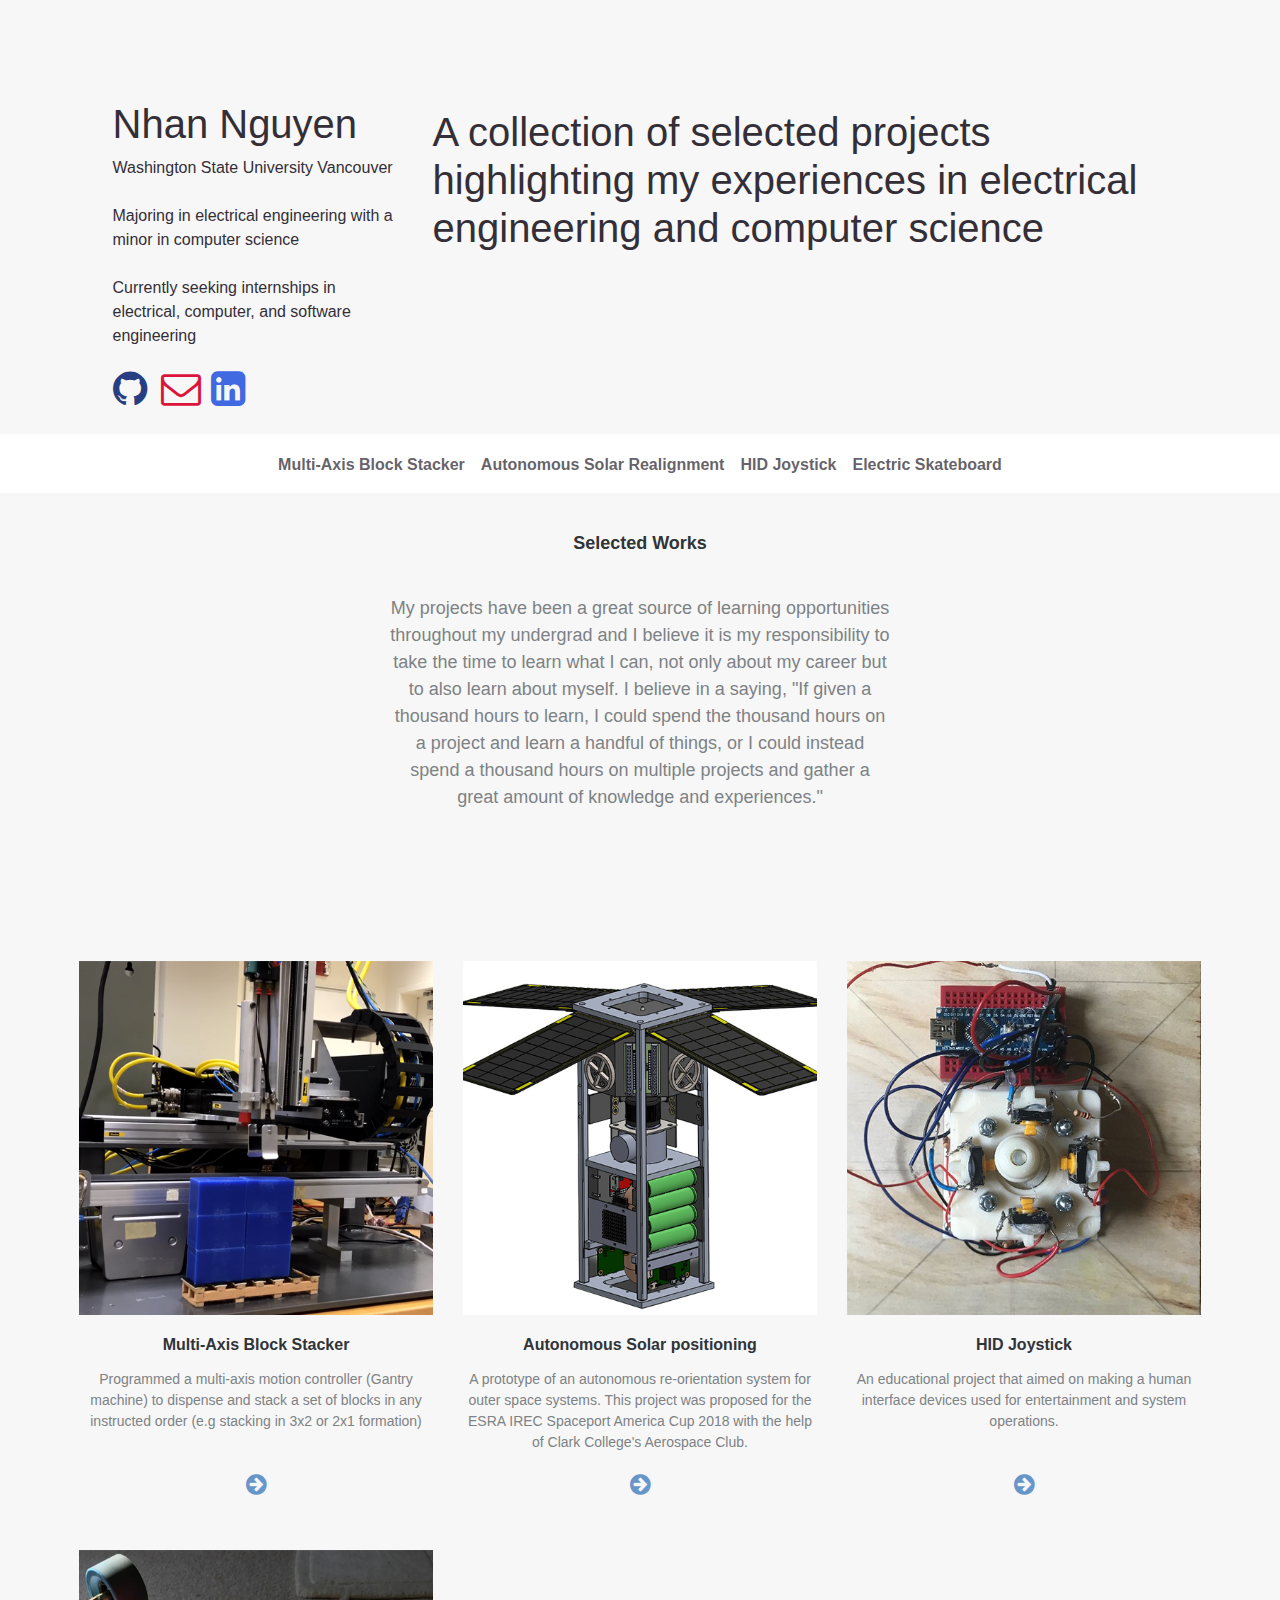
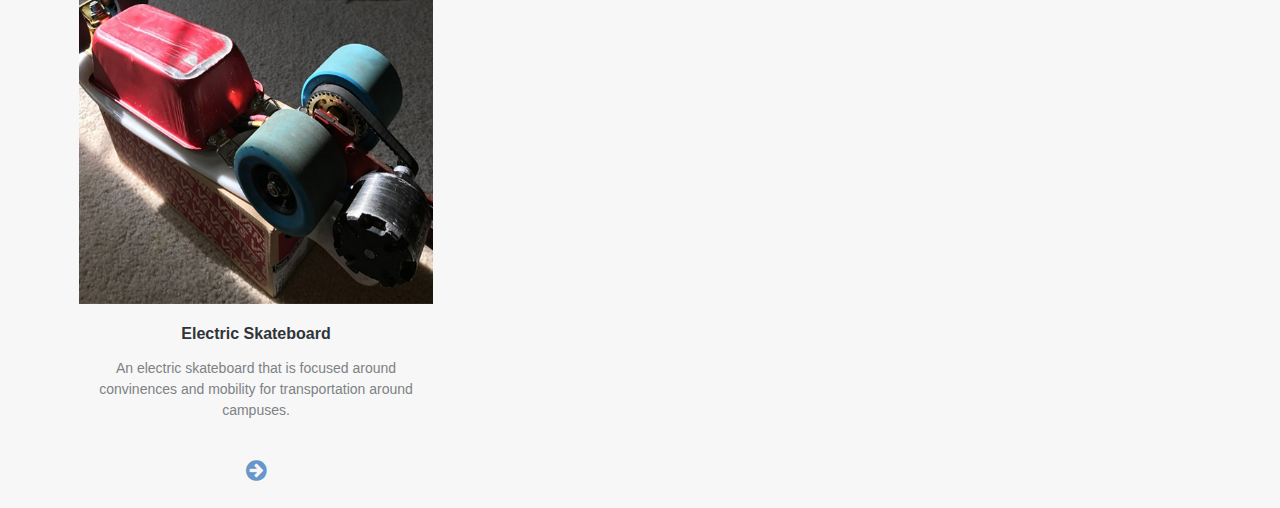
<file: index.html>
<!DOCTYPE html>
<html>

<head>
    <meta charset="utf-8">
    <meta name="viewport" content="width=device-width, initial-scale=1.0, shrink-to-fit=no">
    <title>website</title>
    <link rel="stylesheet" href="assets/bootstrap/css/bootstrap.min.css">
    <link rel="stylesheet" href="assets/fonts/font-awesome.min.css">
    <link rel="stylesheet" href="assets/css/Article-List.css">
    <link rel="stylesheet" href="assets/css/Navigation-Clean.css">
    <link rel="stylesheet" href="assets/css/styles.css">
</head>

<body style="background-color: #ffffff;color: #342E37;">
    <div class="container" style="width: 100%;height: auto;min-width: 100%;padding: 0px;background-color: rgba(255,192,203,0);">
        <div class="row header" style="margin: 0px;height: auto;background-color: #F7F7F7;">
            <div class="col-xl-3 offset-xl-1">
                <h1>Nhan Nguyen</h1>
                <p style="min-width: auto;">Washington State University Vancouver<br>‍<br>Majoring in electrical engineering with a minor in computer science<br><br>Currently seeking internships in electrical, computer, and software engineering</p><a href="https://github.com/T-NhanNguyen"><i class="fa fa-github" style="width: auto;height: auto;font-size: 40px;margin: 0px 5px 0px 0px;color: #273e82;"></i></a>
                <a
                    href="mailto: thiennhan.n98@gmail.com&gt;"><i class="fa fa-envelope-o" style="width: auto;height: auto;font-size: 40px;margin: 5px;color: #DC143C;"></i></a><a href="https://www.linkedin.com/in/thien-nhan-nguyen-8496b8169/"><i class="fa fa-linkedin-square" style="width: auto;height: auto;font-size: 40px;margin: 5px;color: #4169E1;"></i></a></div>
            <div
                class="col-xl-7">
                <h1 style="font-size: 46px;"></h1>
                <h3 id="header-2">A collection of selected projects highlighting my experiences in electrical engineering and computer science<br></h3>
        </div>
    </div>
    </div>
    <nav class="navbar navbar-light navbar-expand-md">
        <div class="container-fluid"><button data-toggle="collapse" class="navbar-toggler" data-target="#navcol-1"><span class="sr-only">Toggle navigation</span><span class="navbar-toggler-icon"></span></button>
            <div class="collapse navbar-collapse d-xl-flex justify-content-xl-center"
                id="navcol-1">
                <ul class="nav navbar-nav">
                    <li class="nav-item" role="presentation"><a class="nav-link" href="Project4/index.html" style="color: rgba(52,46,55,0.76);"><strong>Multi-Axis Block Stacker</strong></a></li>
                    <li class="nav-item" role="presentation" style="color: #342e37;"><a class="nav-link active" href="Project1\index.html" style="color: rgba(52,46,55,0.76);"><strong>Autonomous Solar Realignment</strong><br></a></li>
                    <li class="nav-item" role="presentation" style="color: #342e37;"><a class="nav-link" href="Project2\index.html" style="color: rgba(52,46,55,0.76);"><strong>HID Joystick</strong><br></a></li>
                    <li class="nav-item" role="presentation" style="color: #342e37;"><a class="nav-link" href="Project3\index.html" style="color: rgba(52,46,55,0.76);"><strong>Electric Skateboard</strong><br></a></li>
                </ul>
            </div>
        </div>
    </nav>
    <div class="article-list" style="width: 100%;background-color: #F7F7F7;">
        <div class="container">
            <div class="intro">
                <h2 class="text-center">Selected Works</h2>
                <p class="text-center">My projects have been a great source of learning opportunities throughout my undergrad and I believe it is my responsibility to take the time to learn what I can, not only about my career but to also learn about myself. I believe in a
                    saying, "If given a thousand hours to learn, I could spend the thousand hours on a project and learn a handful of things, or I could instead spend a thousand hours on multiple projects and gather a great amount of knowledge and experiences."</p>
            </div>
            <div class="row articles">
                <div class="col-sm-6 col-md-4 item"><a href="#"></a><a href="Project4\index.html"><img src="assets/img/Gantry%20Machine.png" style="width: 100%;height: auto;"></a>
                    <h3 class="name">Multi-Axis Block Stacker<br></h3>
                    <p class="description" style="height: 15%;">Programmed a multi-axis motion controller (Gantry machine) to dispense and stack a set of blocks in any instructed order (e.g stacking in 3x2 or 2x1 formation)<br><br></p><a class="action" href="Project4\index.html"><i class="fa fa-arrow-circle-right"></i></a></div>
                <div
                    class="col-sm-6 col-md-4 item"><a href="#"></a><a href="Project1\index.html"><img src="assets/img/Cubesat_render3.jpg" style="width: 100%;height: auto;"></a>
                    <h3 class="name">Autonomous Solar positioning<br></h3>
                    <p class="description" style="height: 15%;">A prototype of an autonomous re-orientation system for outer space systems. This project was proposed for the ESRA IREC Spaceport America Cup 2018 with the help of Clark College's Aerospace Club.<br></p><a class="action" href="Project1\index.html"><i class="fa fa-arrow-circle-right"></i></a></div>
            <div
                class="col-sm-6 col-md-4 item"><a href="#"></a><a href="Project2\index.html"><img src="assets/img/ArduinoControler2.jpg" style="width: 100%;height: auto;"></a>
                <h3 class="name">HID Joystick<br></h3>
                <p class="description" style="height: 15%;">An educational project that aimed on making a human interface devices used for entertainment and system operations.<br></p><a class="action" href="Project2\index.html"><i class="fa fa-arrow-circle-right"></i></a></div>
        <div class="col-sm-6 col-md-4 item"><a href="#"></a><a href="Project3\index.html"><img src="assets/img/skateboard.jpg" style="width: 100%;height: auto;"></a>
            <h3 class="name">Electric Skateboard<br></h3>
            <p class="description" style="height: 15%;">An electric skateboard that is focused around convinences and mobility for transportation around campuses.<br></p><a class="action" href="Project3\index.html"><i class="fa fa-arrow-circle-right"></i></a></div>
    </div>
    </div>
    </div>
    <script src="assets/js/jquery.min.js"></script>
    <script src="assets/bootstrap/js/bootstrap.min.js"></script>
</body>

</html>
</file>
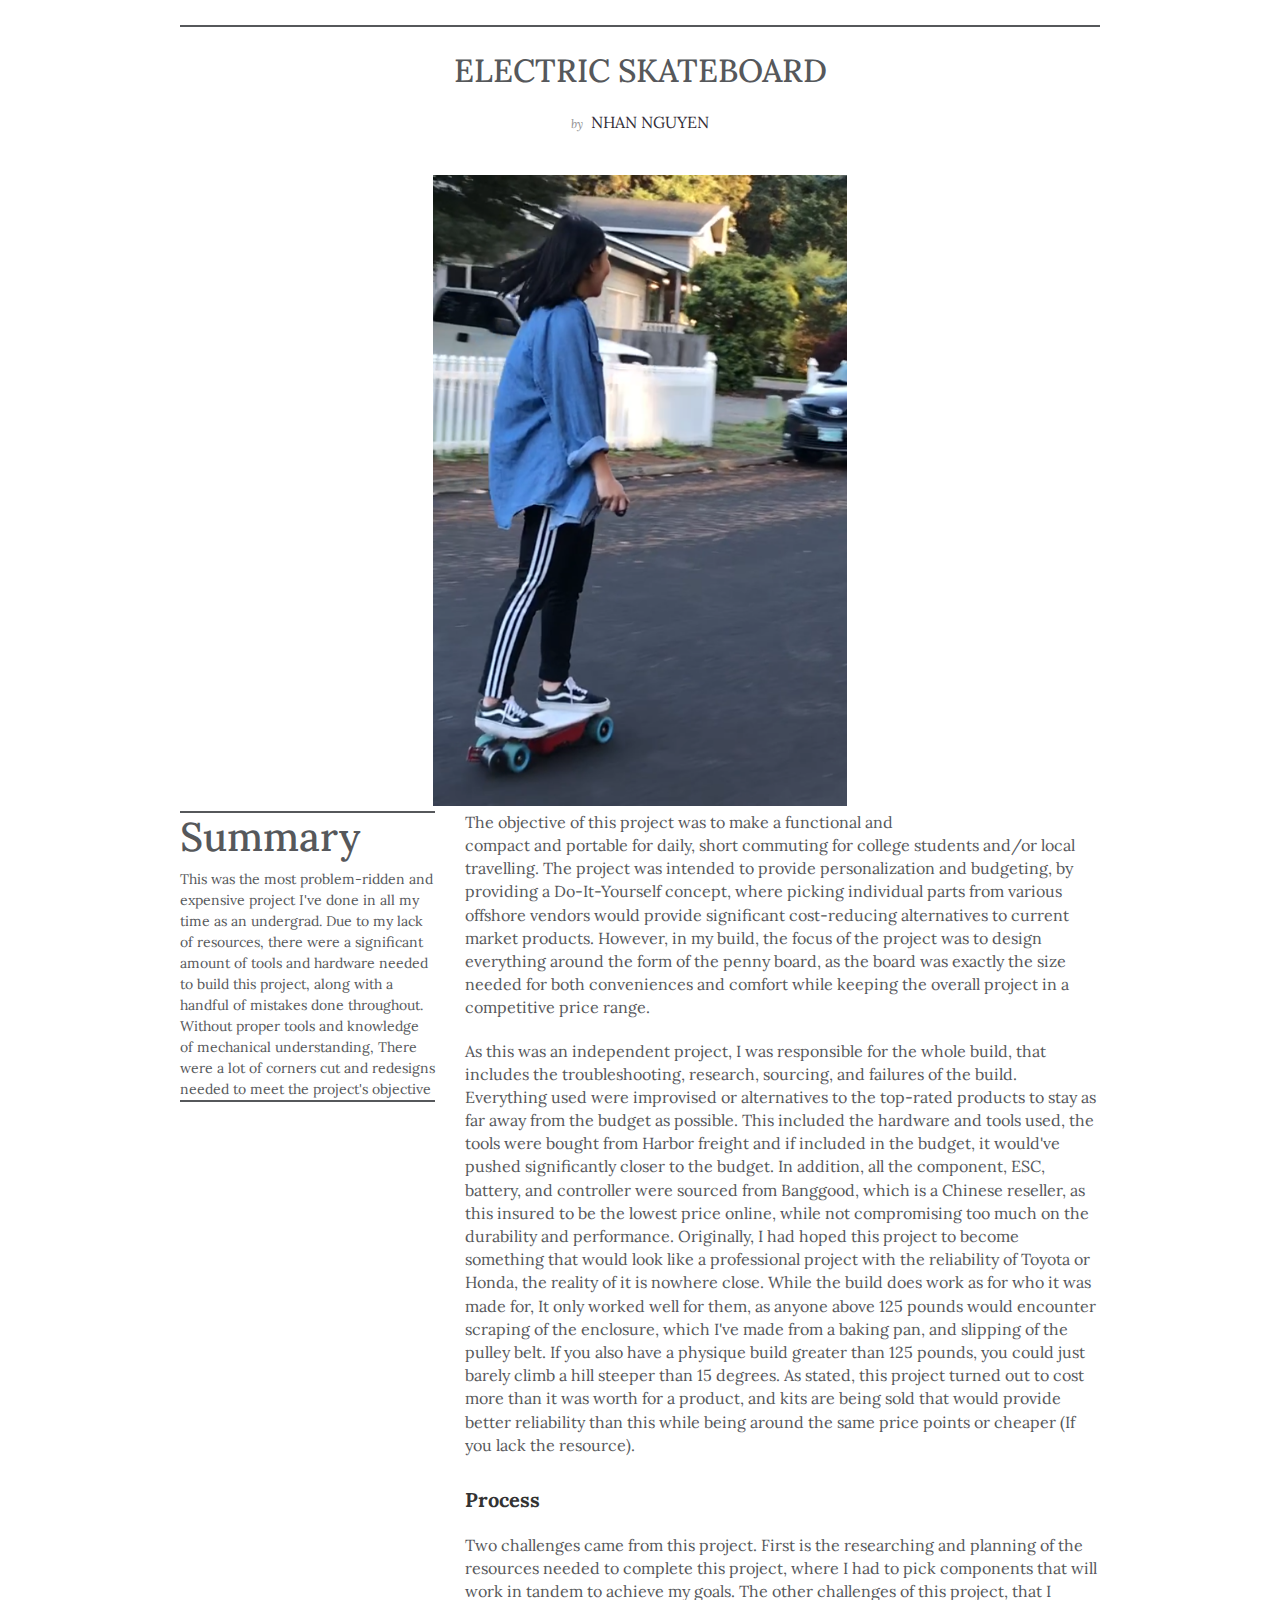
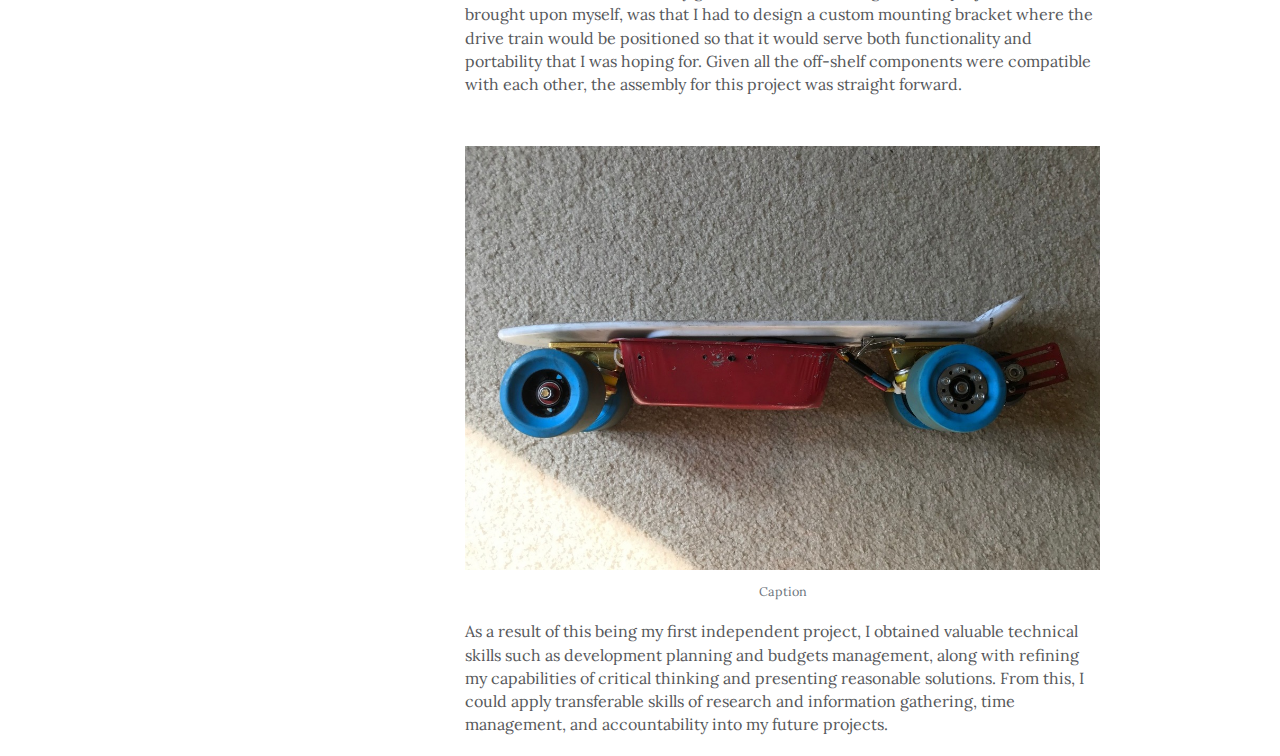
<file: Project3/index.html>
<!DOCTYPE html>
<html>

<head>
    <meta charset="utf-8">
    <meta name="viewport" content="width=device-width, initial-scale=1.0, shrink-to-fit=no">
    <title>Project_3</title>
    <link rel="stylesheet" href="assets/bootstrap/css/bootstrap.min.css">
    <link rel="stylesheet" href="https://fonts.googleapis.com/css?family=Lora">
    <link rel="stylesheet" href="assets/css/Article-Dual-Column.css">
    <link rel="stylesheet" href="assets/css/styles.css">
</head>

<body>
    <div class="article-dual-column">
        <div class="container">
            <div class="row">
                <div class="col-md-10 offset-md-1">
                    <div class="intro">
                        <h1 class="text-center">ELECTRIC SKATEBOARD</h1>
                        <p class="text-center"><span class="by">by</span> <small style="color: #342E37;font-size: 16PX;padding-left: 5PX;">NHAN NGUYEN</small></p>
                        <div class="row">
                            <div class="col offset-0 d-flex d-xl-flex justify-content-center justify-content-xl-center"><img class="img-fluid d-flex" src="assets/img/skateboard%20demo.png" style="width: 80%;height: 100%;"></div>
                        </div>
                    </div>
                </div>
            </div>
            <div class="row">
                <div class="col-md-10 col-lg-3 offset-md-1">
                    <h1>Summary</h1>
                    <p class="summary">This was the most problem-ridden and expensive project I've done in all my time as an undergrad. Due to my lack of resources, there were a significant amount of tools and hardware needed to build this project, along with a handful
                        of mistakes done throughout. Without proper tools and knowledge of mechanical understanding, There were a lot of corners cut and redesigns needed to meet the project's objective</p>
                </div>
                <div class="col-md-10 col-lg-7 offset-md-1 offset-lg-0">
                    <div class="text">
                        <p>The objective of this project was to make a functional and<br>compact and portable for daily, short commuting for college students and/or local travelling. The project was intended to provide personalization and budgeting, by providing
                            a Do-It-Yourself concept, where picking individual parts from various offshore vendors would provide significant cost-reducing alternatives to current market products. However, in my build, the focus of the project was to design
                            everything around the form of the penny board, as the board was exactly the size needed for both conveniences and comfort while keeping the overall project in a competitive price range.<br></p>
                        <p>As this was an independent project, I was responsible for the whole build, that includes the troubleshooting, research, sourcing, and failures of the build. Everything used were improvised or alternatives to the top-rated products
                            to stay as far away from the budget as possible. This included the hardware and tools used, the tools were bought from Harbor freight and if included in the budget, it would've pushed significantly closer to the budget. In
                            addition, all the component, ESC, battery, and controller were sourced from Banggood, which is a Chinese reseller, as this insured to be the lowest price online, while not compromising too much on the durability and performance.
                            Originally, I had hoped this project to become something that would look like a professional project with the reliability of Toyota or Honda, the reality of it is nowhere close. While the build does work as for who it was made
                            for, It only worked well for them, as anyone above 125 pounds would encounter scraping of the enclosure, which I've made from a baking pan, and slipping of the pulley belt. If you also have a physique build greater than 125
                            pounds, you could just barely climb a hill steeper than 15 degrees. As stated, this project turned out to cost more than it was worth for a product, and kits are being sold that would provide better reliability than this while
                            being around the same price points or cheaper (If you lack the resource).</p>
                        <h2>Process</h2>
                        <p>Two challenges came from this project. First is the researching and planning of the resources needed to complete this project, where I had to pick components that will work in tandem to achieve my goals. The other challenges of
                            this project, that I brought upon myself, was that I had to design a custom mounting bracket where the drive train would be positioned so that it would serve both functionality and portability that I was hoping for. Given all
                            the off-shelf components were compatible with each other, the assembly for this project was straight forward.<br></p>
                        <figure class="figure"><img class="figure-img" src="assets/img/skatebaord%20sideview.png">
                            <figcaption class="figure-caption">Caption</figcaption>
                        </figure>
                        <p>As a result of this being my first independent project, I obtained valuable technical skills such as development planning and budgets management, along with refining my capabilities of critical thinking and presenting reasonable
                            solutions. From this, I could apply transferable skills of research and information gathering, time management, and accountability into my future projects.<br></p>
                    </div>
                </div>
            </div>
        </div>
    </div>
    <script src="assets/js/jquery.min.js"></script>
    <script src="assets/bootstrap/js/bootstrap.min.js"></script>
</body>

</html>
</file>
<file: assets/css/Article-List.css>
.article-list {
  color: #313437;
  background-color: #fff;
}

.article-list p {
  color: #7d8285;
}

.article-list h2 {
  font-weight: bold;
  margin-bottom: 40px;
  padding-top: 40px;
  color: inherit;
}

@media (max-width:767px) {
  .article-list h2 {
    margin-bottom: 25px;
    padding-top: 25px;
    font-size: 24px;
  }
}

.article-list .intro {
  font-size: 16px;
  max-width: 500px;
  margin: 0 auto;
}

.article-list .intro p {
  margin-bottom: 0;
}

.article-list .articles {
  padding-bottom: 40px;
}

.article-list .item {
  padding-top: 50px;
  min-height: 425px;
  text-align: center;
}

.article-list .item .name {
  font-weight: bold;
  font-size: 16px;
  margin-top: 20px;
  color: inherit;
}

.article-list .item .description {
  font-size: 14px;
  margin-top: 15px;
  margin-bottom: 0;
}

.article-list .item .action {
  font-size: 24px;
  width: 24px;
  margin: 22px auto 0;
  line-height: 1;
  display: block;
  color: #4f86c3;
  opacity: 0.85;
  transition: opacity 0.2s;
  text-decoration: none;
}

.article-list .item .action:hover {
  opacity: 1;
}

.navbar-expand-md .navbar-nav {
  text-decoration: none;
}

#navcol-1 {
  text-decoration: none;
}
</file>
<file: assets/css/Navigation-Clean.css>
.navigation-clean {
  background: #fff;
  padding-top: .75rem;
  padding-bottom: .75rem;
  color: #333;
  border-radius: 0;
  box-shadow: none;
  border: none;
  margin-bottom: 0;
}

@media (min-width:768px) {
  .navigation-clean {
    padding-top: 1rem;
    padding-bottom: 1rem;
  }
}

.navigation-clean .navbar-brand {
  font-weight: bold;
  color: inherit;
}

.navigation-clean .navbar-brand:hover {
  color: #222;
}

.navigation-clean.navbar-dark .navbar-brand:hover {
  color: #f0f0f0;
}

.navigation-clean .navbar-brand img {
  height: 100%;
  display: inline-block;
  margin-right: 10px;
  width: auto;
}

.navigation-clean .navbar-toggler {
  border-color: #ddd;
}

.navigation-clean .navbar-toggler:hover, .navigation-clean .navbar-toggler:focus {
  background: none;
}

.navigation-clean.navbar-dark .navbar-toggler {
  border-color: #555;
}

.navigation-clean .navbar-toggler {
  color: #888;
}

.navigation-clean.navbar-dark .navbar-toggler {
  color: #eee;
}

.navigation-clean .navbar-collapse, .navigation-clean .form-inline {
  border-top-color: #ddd;
}

.navigation-clean.navbar-dark .navbar-collapse, .navigation-clean.navbar-dark .form-inline {
  border-top-color: #333;
}

.navigation-clean .navbar-nav > .active > a, .navigation-clean .navbar-nav > .show > a {
  background: none;
  box-shadow: none;
}

.navigation-clean.navbar-light .navbar-nav .nav-link.active, .navigation-clean.navbar-light .navbar-nav .nav-link.active:focus, .navigation-clean.navbar-light .navbar-nav .nav-link.active:hover {
  color: #8f8f8f;
  box-shadow: none;
  background: none;
  pointer-events: none;
}

.navigation-clean.navbar .navbar-nav .nav-link {
  padding-left: 18px;
  padding-right: 18px;
}

.navigation-clean.navbar-light .navbar-nav .nav-link {
  color: #465765;
}

.navigation-clean.navbar-light .navbar-nav .nav-link:focus, .navigation-clean.navbar-light .navbar-nav .nav-link:hover {
  color: #37434d !important;
  background-color: transparent;
}

.navigation-clean .navbar-nav > li > .dropdown-menu {
  margin-top: -5px;
  box-shadow: none;
  background-color: #fff;
  border-radius: 2px;
}

@media (min-width:768px) {
  .navigation-clean .navbar-nav .show .dropdown-menu {
    box-shadow: 0 4px 8px rgba(0,0,0,.1);
  }
}

@media (max-width:767px) {
  .navigation-clean .navbar-nav .show .dropdown-menu .dropdown-item {
    color: #37434d;
    padding-top: .8rem;
    padding-bottom: .8rem;
    line-height: 1;
  }
}

.navigation-clean .dropdown-menu .dropdown-item:focus, .navigation-clean .dropdown-menu .dropdown-item {
  line-height: 2;
  color: #37434d;
}

.navigation-clean .dropdown-menu .dropdown-item:focus, .navigation-clean .dropdown-menu .dropdown-item:hover {
  background: #eee;
  color: inherit;
}

.navigation-clean.navbar-dark {
  background-color: #1f2021;
  color: #fff;
}

.navigation-clean.navbar-dark .navbar-nav a.active, .navigation-clean.navbar-dark .navbar-nav a.active:focus, .navigation-clean.navbar-dark .navbar-nav a.active:hover {
  color: #8f8f8f;
  box-shadow: none;
  background: none;
  pointer-events: none;
}

.navigation-clean.navbar-dark .navbar-nav .nav-link {
  color: #dfe8ee;
}

.navigation-clean.navbar-dark .navbar-nav .nav-link:focus, .navigation-clean.navbar-dark .navbar-nav .nav-link:hover {
  color: #fff;
  background-color: transparent;
}

.navigation-clean.navbar-dark .navbar-nav > li > .dropdown-menu {
  background-color: #1f2021;
}

.navigation-clean.navbar-dark .dropdown-menu .dropdown-item:focus, .navigation-clean.navbar-dark .dropdown-menu .dropdown-item {
  color: #f2f5f8;
}

.navigation-clean.navbar-dark .dropdown-menu .dropdown-item:focus, .navigation-clean.navbar-dark .dropdown-menu .dropdown-item:hover {
  background: #363739;
}

@media (max-width:767px) {
  .navigation-clean.navbar-dark .navbar-nav .show .dropdown-menu .dropdown-item {
    color: #fff;
  }
}
</file>
<file: assets/css/styles.css>
@media (min-width: 1200px) {
  .row {
    /*background-color: white;*/
    padding-top: 100px;
    padding-bottom: 20px;
  }
}

@media (min-width: 1200px) {
  .container {
    max-width: 90%;
    background-color: rgba(255,192,203,0);
    /*min-width: 100%;*/
  }
}

.col {
  min-width: 20%;
  height: auto;
}

@media (min-width: 1200px) {
  .col-xl-3.offset-xl-1 {
    width: 292.5px;
    max-width: 25%;
    height: auto;
    margin: 0px 0px 0px 97.5px;
    padding: 0px 15px;
  }
}

@media (min-width: 1200px) {
  .col-xl-7 {
    width: 682px;
    max-width: 58.3%;
    height: auto;
    margin: 0px;
    padding: 0px 15px;
  }
}

.row.title {
  /*border-top: 5px solid #342E37;*/
}

.row.boxes {
  border-bottom: 4px solid #342E37;
}

.row.header {
  border-bottom: 3px solid white;
  background-color: #ffffff;
}

@media (min-width: 576px) {
  #header-2 {
    font-size: 2.5em;
  }
}

@media (min-width: 1920px) {
  .col-xl-7 {
    min-width: 794px;
    max-width: 41.7%;
  }
}

@media (min-width: 1920px) {
  .col-xl-3.offset-xl-1 {
    margin-left: 317px;
  }
}

.col-xl-4 {
  border: 5px solid #342E37;
}

.col-xl-8.offset-xl-2 {
  display: inline-block;
}

@media (min-width: 300px) {
  .text-center {
    font-size: 18px;
    color: #F7F7F7;
  }
}

@media (min-width: 1920px) {
  .text-center {
    color: #F7F7F7;
  }
}

.fa.fa-arrow-circle-right {
  bottom: 0px;
  margin-bottom: 0px;
  padding-bottom: 0px;
}

@media (min-width: 1200px) {
  .description {
    max-height: 15%;
  }
}

@media (min-width: 1368px) {
  .description {
    max-height: 50%;
  }
}

@media (min-width: 1600px) {
  .description {
    max-height: 8%;
  }
}

.navbar.navbar-light.navbar-expand-md {
  position: sticky;
  top: 0;
  background-color: #ffffff;
  text-decoration: none;
  z-index: 1;
}

@media (min-width: 576px) {
  .navbar.navbar-light.navbar-expand-md {
    position: static;
  }
}
</file>
<file: Project3/assets/css/Article-Dual-Column.css>
.article-dual-column {
  color: #56585b;
  background-color: #fff;
  font-family: 'Lora', serif;
  font-size: 14px;
}

.article-dual-column .intro {
  font-size: 16px;
  margin: 0 auto 30px;
}

.article-dual-column .intro h1 {
  font-size: 32px;
  margin-bottom: 15px;
  padding-top: 20px;
  line-height: 1.5;
  color: inherit;
  margin-top: 25px;
}

.article-dual-column .intro p {
  color: #929292;
  font-size: 12px;
}

.article-dual-column .intro p .by {
  font-style: italic;
}

.article-dual-column .intro p .date {
  text-transform: uppercase;
  padding: 4px 0 4px 10px;
  margin-left: 10px;
  border-left: 1px solid #ddd;
}

.article-dual-column .intro p a {
  color: #333;
  text-transform: uppercase;
  padding-left: 3px;
}

.article-dual-column .intro img {
  margin-top: 25px;
}

.article-dual-column .text p {
  margin-bottom: 20px;
  line-height: 1.45;
}

@media (min-width:768px) {
  .article-dual-column .text p {
    font-size: 16px;
  }
}

.article-dual-column .text h2 {
  margin-top: 28px;
  margin-bottom: 20px;
  line-height: 1.45;
  font-size: 16px;
  font-weight: bold;
  color: #333;
}

@media (min-width:768px) {
  .article-dual-column .text h2 {
    font-size: 20px;
  }
}

.article-dual-column .text figure {
  text-align: center;
  margin-top: 30px;
  margin-bottom: 20px;
}

.article-dual-column .text figure img {
  margin-bottom: 12px;
  max-width: 100%;
}

@media (max-width:767px) {
  .article-dual-column .toc {
    border: 1px solid #d3d3d3;
    padding: 20px 0 15px;
    margin-bottom: 20px;
    border-width: 1px 0;
  }
}

.article-dual-column .toc p {
  text-transform: uppercase;
  font-size: 12px;
  font-weight: bold;
}

.article-dual-column .toc ul {
  padding-left: 20px;
  font-size: 13px;
  margin-bottom: 0;
}

.article-dual-column .toc li {
  padding: 2px 0;
}

.article-dual-column .toc a {
  color: inherit;
}
</file>
<file: Project3/assets/css/styles.css>
@media (min-width: 992px) {
  .d-xl-flex {
    width: 55%;
  }
}

@media (min-width: 992px) {
  .img-fluid.d-flex {
    width: 100%;
    max-width: 45%;
  }
}

.summary {
  border-bottom: 2px solid rgb(86,88,91);
}

.h1, h1 {
  border-top: 2px solid rgb(86,88,91);
}
</file>
